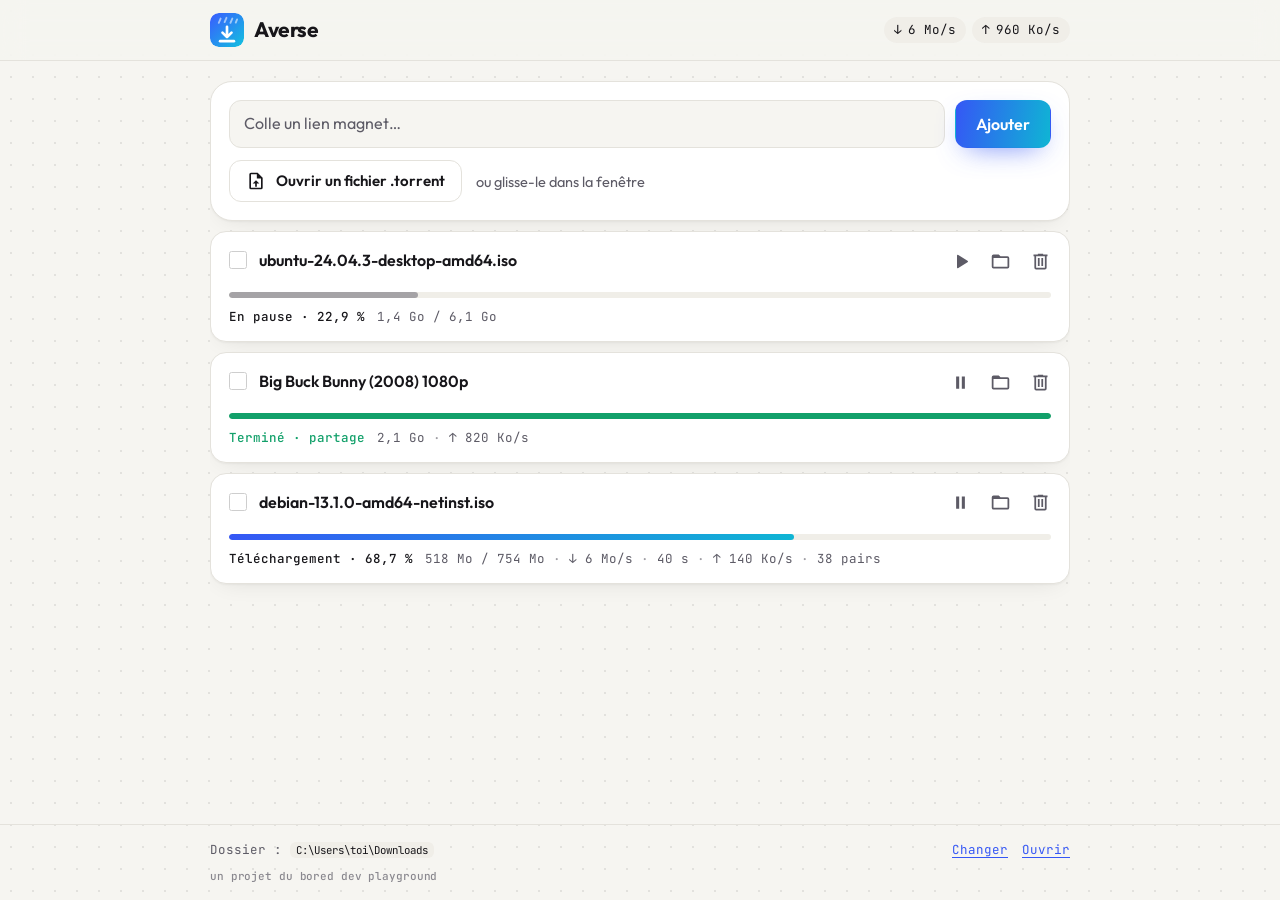
<file: ui/index.html>
<!doctype html>
<html lang="fr">
<head>
  <meta charset="utf-8">
  <meta name="viewport" content="width=device-width, initial-scale=1, viewport-fit=cover">
  <title>Averse</title>
  <meta name="color-scheme" content="light dark">
  <link rel="icon" href="icon.svg" type="image/svg+xml">
  <link rel="stylesheet" href="playground.css">
  <link rel="stylesheet" href="app.css">
</head>
<body class="pg-page">
  <header class="bar">
    <div class="bar__in">
      <span class="brand"><img src="icon.svg" alt="" width="34" height="34"> Averse</span>
      <ul class="pg-chips totals" role="list" aria-label="Vitesse totale">
        <li><span aria-hidden="true">↓</span> <span id="total-down">0 o/s</span></li>
        <li><span aria-hidden="true">↑</span> <span id="total-up">0 o/s</span></li>
      </ul>
    </div>
  </header>

  <main class="wrap">
    <section class="add pg-card" aria-label="Ajouter un torrent">
      <form id="magnet-form" class="add__row" autocomplete="off">
        <label class="sr" for="magnet">Lien magnet</label>
        <input id="magnet" name="magnet" type="text" inputmode="url" spellcheck="false"
               placeholder="Colle un lien magnet…" enterkeyhint="go">
        <button class="pg-btn pg-btn--primary" type="submit">Ajouter</button>
      </form>
      <div class="add__alt">
        <button id="pick" class="pg-btn" type="button">
          <svg viewBox="0 0 24 24" aria-hidden="true"><path fill="currentColor" d="M14 2H6a2 2 0 0 0-2 2v16a2 2 0 0 0 2 2h12a2 2 0 0 0 2-2V8zm4 18H6V4h7v5h5zm-7-1h2v-4h3l-4-4-4 4h3z"/></svg>
          Ouvrir un fichier .torrent
        </button>
        <span class="add__hint" id="drop-hint">ou glisse-le dans la fenêtre</span>
      </div>
    </section>

    <section aria-label="Téléchargements">
      <div id="bulk" class="bulk" role="toolbar" aria-label="Actions sur la sélection" hidden>
        <span class="bulk__count" id="bulk-count" aria-live="polite"></span>
        <button id="bulk-all" class="link" type="button">Tout sélectionner</button>
        <span class="bulk__actions">
          <button class="pg-btn" data-bulk="pause" type="button">Pause</button>
          <button class="pg-btn" data-bulk="resume" type="button">Reprendre</button>
          <button class="pg-btn pg-btn--danger" data-bulk="remove" type="button">Retirer</button>
          <button class="icon-btn" data-bulk="clear" type="button" title="Annuler la sélection" aria-label="Annuler la sélection">
            <svg viewBox="0 0 24 24" aria-hidden="true"><path fill="currentColor" d="M18.3 5.7a1 1 0 0 0-1.4 0L12 10.6 7.1 5.7a1 1 0 0 0-1.4 1.4l4.9 4.9-4.9 4.9a1 1 0 1 0 1.4 1.4l4.9-4.9 4.9 4.9a1 1 0 0 0 1.4-1.4L13.4 12l4.9-4.9a1 1 0 0 0 0-1.4"/></svg>
          </button>
        </span>
      </div>
      <ul id="list" class="list" role="list"></ul>
      <div id="empty" class="empty" hidden>
        <svg viewBox="0 0 64 64" aria-hidden="true"><path d="M20 10.5l-3.5 8M31 9l-3.5 8M42 10.5l-3.5 8" stroke="currentColor" stroke-opacity=".45" stroke-width="3" stroke-linecap="round"/><path d="M32 26v19M23.5 37l8.5 8.5 8.5-8.5" fill="none" stroke="currentColor" stroke-width="4" stroke-linecap="round" stroke-linejoin="round"/><path d="M19 53h26" stroke="currentColor" stroke-width="4" stroke-linecap="round"/></svg>
        <p><strong>Rien en cours.</strong><br>Colle un lien magnet ou ouvre un fichier .torrent pour commencer.</p>
      </div>
    </section>
  </main>

  <footer class="foot">
    <div class="foot__in">
      <span class="foot__dir">Dossier : <code id="dir">…</code></span>
      <span class="foot__actions">
        <button id="change-dir" class="link" type="button" hidden>Changer</button>
        <button id="open-dir" class="link" type="button">Ouvrir</button>
      </span>
      <a class="pg-sig" href="https://ghermin.github.io/">un projet du bored dev playground</a>
    </div>
  </footer>

  <div id="drop" class="drop" hidden><p>Dépose le fichier .torrent</p></div>

  <dialog id="confirm" class="dlg">
    <form method="dialog">
      <h2 id="confirm-title">Retirer ce torrent ?</h2>
      <p id="confirm-name" class="dlg__name"></p>
      <label class="check"><input id="confirm-files" type="checkbox"> Supprimer aussi les fichiers téléchargés</label>
      <div class="dlg__actions">
        <button class="pg-btn" value="cancel">Annuler</button>
        <button class="pg-btn pg-btn--danger" value="ok">Retirer</button>
      </div>
    </form>
  </dialog>

  <dialog id="ask" class="dlg">
    <form method="dialog">
      <h2>Ajouter ce torrent ?</h2>
      <p id="ask-name" class="dlg__name"></p>
      <p class="dlg__note">Ouvert depuis une autre appli (navigateur, fichier…). Rien ne se télécharge sans ton accord.</p>
      <div class="dlg__actions">
        <button class="pg-btn" value="no">Ignorer</button>
        <button class="pg-btn pg-btn--primary" value="ok">Télécharger</button>
      </div>
    </form>
  </dialog>

  <div id="toasts" class="toasts" aria-live="polite"></div>

  <template id="item">
    <li class="item">
      <div class="item__head">
        <input class="item__check" type="checkbox" aria-label="Sélectionner">
        <p class="item__name"></p>
        <div class="item__actions">
          <button class="icon-btn" data-act="toggle" type="button"></button>
          <button class="icon-btn" data-act="open" type="button" title="Ouvrir le dossier" aria-label="Ouvrir le dossier">
            <svg viewBox="0 0 24 24" aria-hidden="true"><path fill="currentColor" d="M20 6h-8l-2-2H4a2 2 0 0 0-2 2v12a2 2 0 0 0 2 2h16a2 2 0 0 0 2-2V8a2 2 0 0 0-2-2m0 12H4V8h16z"/></svg>
          </button>
          <button class="icon-btn" data-act="remove" type="button" title="Retirer" aria-label="Retirer">
            <svg viewBox="0 0 24 24" aria-hidden="true"><path fill="currentColor" d="M9 3v1H4v2h1v13a2 2 0 0 0 2 2h10a2 2 0 0 0 2-2V6h1V4h-5V3zM7 6h10v13H7zm2 2v9h2V8zm4 0v9h2V8z"/></svg>
          </button>
        </div>
      </div>
      <div class="bar-track"><div class="bar-fill"></div></div>
      <p class="item__meta"><span class="item__state"></span><span class="item__info"></span></p>
    </li>
  </template>

  <script src="app.js"></script>
</body>
</html>
</file>
<file: ui/playground.css>
/*
  Bored Dev Playground : le kit commun à toutes les pages de projets.

  Source : Ghermin.github.io/kit/playground.css. Chaque projet en garde une copie
  (kit/sync.sh la met à jour) pour marcher hors ligne : modifier ici, pas dans les copies.

  Règles du kit :
  - deux polices pour tout le playground, pas une de plus : Bricolage Grotesque (--pg-font)
    pour le texte et les titres, JetBrains Mono (--pg-mono) pour le bandeau, les kickers,
    les puces et le code. Chaque page les charge avec ce lien :
    https://fonts.googleapis.com/css2?family=Bricolage+Grotesque:opsz,wdth,wght@12..96,75..100,200..800&family=JetBrains+Mono:wght@400;500;600&display=swap
  - chaque page a ses couleurs, celles du dégradé de son icône : --pg-accent / --pg-accent-2
    (le dégradé des boutons), plus des neutres teintés (--pg-bg, --pg-surface…) redéfinis
    après ce fichier. Pas d'autre couleur décorative ; une couleur d'état seulement si elle
    porte un sens (erreur, incompatible) ;
  - clair / sombre suit le système, rien à faire de plus.

  Bandeau de retour, en tête de <body> :

  <nav class="pg-strip" aria-label="Bored Dev Playground">
    <div class="pg-strip__in">
      <a class="pg-strip__home" href="https://ghermin.github.io/">
        <svg viewBox="0 0 64 64" aria-hidden="true">…logo…</svg>
        <b>bored dev playground</b><span class="pg-strip__crumb">/ mon-projet</span>
      </a>
      <a class="pg-strip__all" href="https://ghermin.github.io/">tous les projets <span aria-hidden="true">→</span></a>
    </div>
  </nav>

  Signature discrète en bas de l'appli elle-même (pied de page) :

  <a class="pg-sig" href="https://ghermin.github.io/">un projet du bored dev playground</a>
*/

:root {
  --pg-bg: #f6f5f1;
  --pg-surface: #ffffff;
  --pg-surface-2: #f0eee8;
  --pg-text: #17161a;
  --pg-muted: #5d5b66;
  --pg-line: #e4e2dc;
  --pg-dot: rgba(23, 22, 26, 0.09);
  --pg-accent: #6a4cf5;
  --pg-accent-2: #f0545a;
  --pg-on-accent: #ffffff;
  --pg-shadow: 0 1px 2px rgba(23, 22, 26, 0.04), 0 8px 24px -12px rgba(23, 22, 26, 0.12);
  --pg-shadow-hover: 0 2px 4px rgba(23, 22, 26, 0.05), 0 22px 44px -18px color-mix(in srgb, var(--pg-accent) 40%, transparent);

  --pg-grad: linear-gradient(100deg, var(--pg-accent), var(--pg-accent-2));
  --pg-radius-lg: 22px;
  --pg-radius: 16px;
  --pg-radius-sm: 12px;
  --pg-max: 1120px;
  --pg-font: "Bricolage Grotesque", system-ui, -apple-system, "Segoe UI", sans-serif;
  --pg-mono: "JetBrains Mono", ui-monospace, "Cascadia Mono", Consolas, monospace;
}

@media (prefers-color-scheme: dark) {
  :root {
    --pg-bg: #0e0e12;
    --pg-surface: #17171d;
    --pg-surface-2: #202028;
    --pg-text: #f1f0f4;
    --pg-muted: #a3a1ad;
    --pg-line: #26262e;
    --pg-dot: rgba(241, 240, 244, 0.07);
    --pg-accent: #9a83ff;
    --pg-accent-2: #ff7a7a;
    --pg-shadow: 0 1px 2px rgba(0, 0, 0, 0.3);
    --pg-shadow-hover: 0 22px 48px -20px color-mix(in srgb, var(--pg-accent) 45%, transparent);
  }
}

/* Page : fond pointillé du playground */

.pg-page {
  margin: 0;
  min-height: 100vh;
  display: flex;
  flex-direction: column;
  background-color: var(--pg-bg);
  background-image: radial-gradient(var(--pg-dot) 1px, transparent 1px);
  background-size: 22px 22px;
  color: var(--pg-text);
  font-family: var(--pg-font);
  line-height: 1.6;
  overflow-x: clip;
  -webkit-font-smoothing: antialiased;
  -webkit-text-size-adjust: 100%;
}

.pg-page > main { overflow-x: clip; }  /* les halos décoratifs ne créent pas de défilement horizontal */

.pg-wrap { width: min(var(--pg-max), 100% - 32px); margin-inline: auto; }

/* Bandeau de retour vers le playground */

.pg-strip {
  position: relative;
  z-index: 20;
  border-bottom: 1px solid var(--pg-line);
  background: color-mix(in srgb, var(--pg-surface) 72%, transparent);
  -webkit-backdrop-filter: blur(10px);
  backdrop-filter: blur(10px);
  font: 500 12.5px/1 var(--pg-mono);
  letter-spacing: -0.01em;
  color: var(--pg-muted);
}
.pg-strip__in {
  width: min(var(--pg-max), 100% - 32px);
  height: 40px;
  margin-inline: auto;
  display: flex;
  align-items: center;
  justify-content: space-between;
  gap: 12px;
}
.pg-strip a {
  display: inline-flex;
  align-items: center;
  gap: 8px;
  min-width: 0;
  color: inherit;
  text-decoration: none;
  white-space: nowrap;
  transition: color .2s;
}
.pg-strip a:hover { color: var(--pg-text); }
.pg-strip svg { width: 20px; height: 20px; flex: none; }
.pg-strip b { font-weight: 500; color: var(--pg-text); }
.pg-strip__crumb { overflow: hidden; text-overflow: ellipsis; }
.pg-strip__all span { display: inline-block; transition: transform .2s; }
.pg-strip__all:hover span { transform: translateX(3px); }
.pg-strip :focus-visible { outline: 2px solid var(--pg-accent); outline-offset: 3px; border-radius: 6px; }

@media (max-width: 520px) { .pg-strip__crumb { display: none; } }
@media (max-width: 360px) { .pg-strip__all { display: none; } }

/* Briques communes */

.pg-card {
  background: var(--pg-surface);
  border: 1px solid var(--pg-line);
  border-radius: var(--pg-radius-lg);
  box-shadow: var(--pg-shadow);
  padding: 24px;
}

.pg-btn {
  display: inline-flex;
  align-items: center;
  justify-content: center;
  gap: 10px;
  padding: 13px 20px;
  border: 1px solid var(--pg-line);
  border-radius: var(--pg-radius-sm);
  background: var(--pg-surface);
  color: var(--pg-text);
  font: inherit;
  font-size: 16px;
  font-weight: 600;
  line-height: 1.2;
  text-decoration: none;
  cursor: pointer;
  transition: border-color .2s, transform .2s, filter .2s;
}
.pg-btn:hover { border-color: var(--pg-muted); transform: translateY(-1px); }
.pg-btn svg { width: 20px; height: 20px; flex: none; }
.pg-btn--primary {
  border-color: transparent;
  background: var(--pg-grad);
  color: var(--pg-on-accent);
  box-shadow: 0 10px 28px -12px color-mix(in srgb, var(--pg-accent) 75%, transparent);
}
.pg-btn--primary:hover { border-color: transparent; filter: brightness(1.07); }

.pg-kicker {
  margin: 0 0 14px;
  font: 500 13px/1.5 var(--pg-mono);
  letter-spacing: -0.01em;
  color: var(--pg-muted);
}

.pg-chips { list-style: none; margin: 0; padding: 0; display: flex; flex-wrap: wrap; gap: 6px; }
.pg-chips li,
.pg-chip {
  display: inline-flex;
  align-items: center;
  gap: 6px;
  padding: 3px 10px;
  border-radius: 999px;
  background: var(--pg-surface-2);
  font: 12px/1.6 var(--pg-mono);
  color: var(--pg-muted);
}

.pg-grad {
  background: var(--pg-grad);
  -webkit-background-clip: text;
  background-clip: text;
  color: transparent;
}

/* Gabarit des pages vitrine : en-tête, accroche, sections */

.pg-page :focus-visible { outline: 2px solid var(--pg-accent); outline-offset: 3px; border-radius: 6px; }
.pg-page code {
  padding: 1px 6px;
  border-radius: 6px;
  background: var(--pg-surface-2);
  font-family: var(--pg-mono);
  font-size: .86em;
}

.pg-top {
  width: min(var(--pg-max), 100% - 32px);
  margin-inline: auto;
  padding: 20px 0;
  display: flex;
  align-items: center;
  justify-content: space-between;
  gap: 16px;
}
.pg-brand {
  display: inline-flex;
  align-items: center;
  gap: 12px;
  color: var(--pg-text);
  text-decoration: none;
  font-size: 19px;
  font-weight: 700;
  letter-spacing: -0.015em;
}
.pg-brand img,
.pg-brand svg { width: 36px; height: 36px; border-radius: 10px; flex: none; }
.pg-nav { display: flex; align-items: center; gap: 22px; }
.pg-nav a { color: var(--pg-muted); text-decoration: none; font-size: 15px; transition: color .2s; }
.pg-nav a:hover { color: var(--pg-text); }
.pg-nav .pg-gh,
.pg-gh {
  display: inline-flex;
  align-items: center;
  gap: 8px;
  padding: 8px 14px;
  border: 1px solid var(--pg-line);
  border-radius: 999px;
  background: var(--pg-surface);
  color: var(--pg-text);
  font: 13px/1 var(--pg-mono);
  text-decoration: none;
  transition: border-color .2s;
}
.pg-gh:hover { border-color: var(--pg-muted); }
.pg-gh svg { width: 16px; height: 16px; flex: none; }
@media (max-width: 720px) { .pg-nav a:not(.pg-gh) { display: none; } }

.pg-hero {
  width: min(var(--pg-max), 100% - 32px);
  margin-inline: auto;
  padding: clamp(36px, 8vw, 96px) 0 clamp(24px, 4vw, 48px);
}
.pg-hero__tags { display: flex; flex-wrap: wrap; align-items: center; gap: 10px 14px; margin-bottom: 22px; }
.pg-hero__tags .pg-kicker { margin: 0; }
.pg-hero h1 {
  margin: 0;
  max-width: 16em;
  font-size: clamp(38px, 7vw, 72px);
  font-weight: 800;
  line-height: 1.02;
  letter-spacing: -0.035em;
  text-wrap: balance;
}
.pg-lead {
  margin: 22px 0 0;
  max-width: 640px;
  font-size: clamp(17px, 2.2vw, 20px);
  color: var(--pg-muted);
}
.pg-cta { display: flex; flex-wrap: wrap; gap: 12px; margin-top: 32px; }
.pg-meta { margin: 16px 0 0; font: 12.5px/1.6 var(--pg-mono); color: var(--pg-muted); }
@media (max-width: 560px) { .pg-cta .pg-btn { flex: 1 1 100%; } }

.pg-section {
  width: min(var(--pg-max), 100% - 32px);
  margin-inline: auto;
  padding: clamp(56px, 9vw, 96px) 0 0;
}
.pg-section > .pg-kicker { color: var(--pg-accent); }
.pg-section h2 {
  margin: 0 0 12px;
  font-size: clamp(27px, 4.2vw, 42px);
  font-weight: 750;
  line-height: 1.1;
  letter-spacing: -0.03em;
  text-wrap: balance;
}
.pg-section__lead { margin: 0 0 32px; max-width: 640px; font-size: 17px; color: var(--pg-muted); }

.pg-grid { display: grid; gap: 16px; grid-template-columns: repeat(auto-fill, minmax(min(100%, 250px), 1fr)); }
.pg-grid--wide { grid-template-columns: repeat(auto-fill, minmax(min(100%, 340px), 1fr)); }
.pg-card h3 { margin: 0 0 6px; font-size: 18px; line-height: 1.3; letter-spacing: -0.015em; }
.pg-card p { margin: 0; font-size: 15.5px; color: var(--pg-muted); }
.pg-card p + p { margin-top: 8px; }

/* Étapes numérotées 01, 02… */
.pg-steps { counter-reset: pg-step; }
.pg-steps > * { counter-increment: pg-step; }
.pg-steps > *::before {
  content: counter(pg-step, decimal-leading-zero);
  display: block;
  margin-bottom: 14px;
  font: 600 13px/1 var(--pg-mono);
  color: var(--pg-accent);
}

.pg-note {
  margin: 16px 0 0;
  padding: 16px 20px;
  border: 1px solid color-mix(in srgb, var(--pg-accent) 30%, var(--pg-line));
  border-radius: var(--pg-radius);
  background: color-mix(in srgb, var(--pg-accent) 7%, var(--pg-surface));
  font-size: 15px;
  color: var(--pg-muted);
}
.pg-note strong { color: var(--pg-text); }

.pg-faq { display: grid; gap: 10px; }
.pg-faq details {
  border: 1px solid var(--pg-line);
  border-radius: var(--pg-radius);
  background: var(--pg-surface);
  box-shadow: var(--pg-shadow);
}
.pg-faq summary {
  display: flex;
  align-items: center;
  justify-content: space-between;
  gap: 16px;
  padding: 16px 20px;
  cursor: pointer;
  font-weight: 600;
  list-style: none;
}
.pg-faq summary::-webkit-details-marker { display: none; }
.pg-faq summary::after { content: "+"; flex: none; font: 500 18px/1 var(--pg-mono); color: var(--pg-accent); transition: transform .2s; }
.pg-faq details[open] summary::after { transform: rotate(45deg); }
.pg-faq details > :not(summary) { margin: 0; padding: 0 20px 16px; font-size: 15px; color: var(--pg-muted); }
.pg-faq details > ol { padding-left: 42px; }

.pg-end { width: min(var(--pg-max), 100% - 32px); margin-inline: auto; padding: clamp(64px, 10vw, 112px) 0; }
.pg-end h2 { margin: 18px 0 0; font-size: clamp(27px, 4.2vw, 42px); font-weight: 750; line-height: 1.1; letter-spacing: -0.03em; }

/* Pied de page : la même ligne partout */

.pg-foot {
  margin-top: auto;
  border-top: 1px solid var(--pg-line);
  font: 13px/1.6 var(--pg-mono);
  color: var(--pg-muted);
}
.pg-foot__in {
  width: min(var(--pg-max), 100% - 32px);
  margin-inline: auto;
  padding: 24px 0 32px;
  display: flex;
  flex-wrap: wrap;
  justify-content: space-between;
  gap: 10px 24px;
}
.pg-foot p { margin: 0; }
.pg-foot a { color: inherit; }
.pg-foot a:hover { color: var(--pg-text); }

/* Signature discrète en bas des applis : lien vers le playground */

.pg-sig {
  display: inline-block;
  font: 500 11px/1.5 var(--pg-mono);
  letter-spacing: -0.01em;
  color: var(--pg-muted);
  opacity: .7;
  text-decoration: none;
  transition: opacity .2s, color .2s;
}
.pg-sig:hover { opacity: 1; color: var(--pg-text); }
.pg-sig:focus-visible { opacity: 1; outline: 2px solid var(--pg-accent); outline-offset: 3px; border-radius: 4px; }

@media (prefers-reduced-motion: reduce) {
  .pg-strip a, .pg-strip__all span, .pg-btn, .pg-sig { transition: none; }
}
</file>
<file: ui/app.css>
/* Averse : couleurs et police du projet par-dessus le kit du playground (playground.css). */

@font-face {
  font-family: "Outfit";
  src: url(fonts/outfit.woff2) format("woff2");
  font-weight: 400 700;
  font-display: swap;
}
@font-face {
  font-family: "JetBrains Mono";
  src: url(fonts/jetbrains-mono.woff2) format("woff2");
  font-weight: 400 500;
  font-display: swap;
}

:root {
  --pg-accent: #3557f5;
  --pg-accent-2: #0fb5d4;
  --ok: #12a06a;
  --danger: #d93a45;
  --font: "Outfit", system-ui, sans-serif;
  --pg-font: var(--font);  /* police embarquée (fonts/), l'appli doit marcher hors ligne */
}
@media (prefers-color-scheme: dark) {
  :root {
    --pg-accent: #7d93ff;
    --pg-accent-2: #3fd3ec;
    --pg-on-accent: #0b0f1f;
    --ok: #3ccf91;
    --danger: #ff6b74;
  }
}

*, *::before, *::after { box-sizing: border-box; }
html { height: 100%; }
body { font-family: var(--font); font-size: 16px; }
button, input { font: inherit; color: inherit; }
.sr { position: absolute; width: 1px; height: 1px; overflow: hidden; clip-path: inset(50%); white-space: nowrap; }

.wrap, .bar__in, .foot__in { width: min(860px, 100% - 32px); margin-inline: auto; }

/* En-tête */

.bar {
  position: sticky;
  top: 0;
  z-index: 10;
  padding-top: env(safe-area-inset-top);
  border-bottom: 1px solid var(--pg-line);
  background: color-mix(in srgb, var(--pg-bg) 80%, transparent);
  -webkit-backdrop-filter: blur(12px);
  backdrop-filter: blur(12px);
}
.bar__in { height: 60px; display: flex; align-items: center; justify-content: space-between; gap: 12px; }
.brand { display: inline-flex; align-items: center; gap: 10px; font-size: 21px; font-weight: 700; letter-spacing: -0.02em; }
.brand img { border-radius: 9px; }
.totals li { font-size: 12.5px; color: var(--pg-text); font-variant-numeric: tabular-nums; }

main.wrap { flex: 1; padding: 20px 0 32px; }

/* Ajout */

.add { padding: 18px; }
.add__row { display: flex; gap: 10px; }
.add__row input {
  flex: 1;
  min-width: 0;
  padding: 12px 14px;
  border: 1px solid var(--pg-line);
  border-radius: var(--pg-radius-sm);
  background: var(--pg-bg);
  font-family: var(--pg-mono);
  font-size: 14px;
  transition: border-color .2s, box-shadow .2s;
}
.add__row input::placeholder { color: var(--pg-muted); font-family: var(--font); font-size: 16px; }
.add__row input:focus { outline: none; border-color: var(--pg-accent); box-shadow: 0 0 0 3px color-mix(in srgb, var(--pg-accent) 20%, transparent); }
.add__alt { margin-top: 12px; display: flex; flex-wrap: wrap; align-items: center; gap: 8px 14px; }
.add__alt .pg-btn { padding: 10px 16px; font-size: 15px; }
.add__hint { color: var(--pg-muted); font-size: 14.5px; }
.pg-btn:disabled { opacity: .6; cursor: progress; transform: none; }

.pg-btn--danger { border-color: transparent; background: var(--danger); color: #fff; }
.pg-btn--danger:hover { border-color: transparent; filter: brightness(1.07); }

/* Liste */

.list { list-style: none; margin: 18px 0 0; padding: 0; display: grid; gap: 10px; }

.item {
  padding: 16px 18px 14px;
  border: 1px solid var(--pg-line);
  border-radius: var(--pg-radius);
  background: var(--pg-surface);
  box-shadow: var(--pg-shadow);
  animation: in .25s ease;
}
@keyframes in { from { opacity: 0; transform: translateY(6px); } }

.item__head { display: flex; align-items: flex-start; gap: 12px; }
.item { -webkit-user-select: none; user-select: none; -webkit-touch-callout: none; }
.item__check {
  flex: none;
  display: none;
  width: 18px;
  height: 18px;
  margin: 3px 0 0;
  accent-color: var(--pg-accent);
  cursor: pointer;
}
/* Écran tactile : les cases n'apparaissent qu'après un appui long. Souris : toujours là, discrètes. */
.selecting .item__check { display: block; }
.selecting .item { cursor: pointer; }
@media (hover: hover) and (pointer: fine) {
  .item__check { display: block; opacity: .35; transition: opacity .15s; }
  .item:hover .item__check, .item__check:checked, .item__check:focus-visible, .selecting .item__check { opacity: 1; }
}
.item.is-selected {
  border-color: color-mix(in srgb, var(--pg-accent) 60%, var(--pg-line));
  background: color-mix(in srgb, var(--pg-accent) 6%, var(--pg-surface));
}

/* Actions groupées : visibles dès qu'un torrent est coché */

.bulk {
  position: sticky;
  top: calc(60px + env(safe-area-inset-top));
  z-index: 5;
  margin-top: 18px;
  padding: 10px 10px 10px 16px;
  display: flex;
  flex-wrap: wrap;
  align-items: center;
  gap: 8px 14px;
  border: 1px solid color-mix(in srgb, var(--pg-accent) 45%, var(--pg-line));
  border-radius: var(--pg-radius);
  background: var(--pg-surface);
  box-shadow: var(--pg-shadow);
  animation: in .2s ease;
}
.bulk[hidden] { display: none; }
.bulk__count { font-weight: 600; }
.bulk .link { font-size: 14.5px; }
.bulk__actions { margin-left: auto; display: flex; align-items: center; gap: 6px; }
.bulk__actions .pg-btn { padding: 7px 13px; font-size: 14.5px; }
.bulk + .list { margin-top: 10px; }
.item__name {
  flex: 1;
  min-width: 0;
  margin: 2px 0 0;
  font-weight: 600;
  line-height: 1.35;
  overflow-wrap: anywhere;
  display: -webkit-box;
  -webkit-line-clamp: 2;
  -webkit-box-orient: vertical;
  overflow: hidden;
}
.item__actions { display: flex; gap: 2px; margin: -6px -8px 0 0; flex: none; }

.icon-btn {
  width: 38px;
  height: 38px;
  display: grid;
  place-items: center;
  border: 0;
  border-radius: 10px;
  background: none;
  color: var(--pg-muted);
  cursor: pointer;
  transition: background .15s, color .15s;
}
.icon-btn:hover { background: var(--pg-surface-2); color: var(--pg-text); }
.icon-btn[data-act="remove"]:hover { color: var(--danger); }
.icon-btn svg { width: 21px; height: 21px; }
.icon-btn:focus-visible { outline: 2px solid var(--pg-accent); outline-offset: 1px; }

.bar-track { height: 6px; margin: 12px 0 10px; border-radius: 99px; background: var(--pg-surface-2); overflow: hidden; }
.bar-fill { height: 100%; width: 0; border-radius: inherit; background: var(--pg-grad); transition: width .6s ease; }
.item[data-state="seeding"] .bar-fill,
.item[data-state="done"] .bar-fill { background: var(--ok); }
.item[data-state="paused"] .bar-fill { background: var(--pg-muted); opacity: .5; }
.item[data-state="error"] .bar-fill { background: var(--danger); }
.item[data-state="metadata"] .bar-fill,
.item[data-state="checking"] .bar-fill {
  width: 100% !important;
  background: linear-gradient(90deg, transparent, color-mix(in srgb, var(--pg-accent) 55%, transparent), transparent);
  background-size: 40% 100%;
  background-repeat: no-repeat;
  animation: scan 1.4s linear infinite;
}
@keyframes scan { from { background-position: -40% 0; } to { background-position: 140% 0; } }

.item__meta {
  margin: 0;
  display: flex;
  flex-wrap: wrap;
  gap: 4px 12px;
  font: 12.5px/1.5 var(--pg-mono);
  color: var(--pg-muted);
  font-variant-numeric: tabular-nums;
}
.item__state { color: var(--pg-text); font-weight: 500; }
.item[data-state="seeding"] .item__state,
.item[data-state="done"] .item__state { color: var(--ok); }
.item[data-state="error"] .item__state { color: var(--danger); }
.item__info { display: flex; flex-wrap: wrap; min-width: 0; }
.item__info span { white-space: nowrap; }
.item__info span + span::before { content: "·"; margin: 0 8px; opacity: .6; }

.empty { margin-top: 56px; text-align: center; color: var(--pg-muted); }
.empty svg { width: 64px; height: 64px; color: var(--pg-accent); opacity: .7; }
.empty p { margin: 10px auto 0; max-width: 340px; }
.empty strong { color: var(--pg-text); font-size: 18px; }

/* Pied */

.foot {
  border-top: 1px solid var(--pg-line);
  padding-bottom: env(safe-area-inset-bottom);
  font: 12.5px/1.5 var(--pg-mono);
  color: var(--pg-muted);
}
.foot__in { padding: 14px 0 16px; display: flex; flex-wrap: wrap; align-items: center; gap: 6px 14px; }
.foot__dir { min-width: 0; flex: 1 1 260px; overflow-wrap: anywhere; }
.foot__actions { display: flex; gap: 14px; }
.foot .pg-sig { flex-basis: 100%; }
.foot code { padding: 1px 6px; border-radius: 6px; background: var(--pg-surface-2); color: var(--pg-text); }
.link { padding: 2px 0; border: 0; background: none; color: var(--pg-accent); font: inherit; cursor: pointer; text-decoration: underline; text-underline-offset: 3px; }

/* Glisser-déposer */

.drop {
  position: fixed;
  inset: 0;
  z-index: 50;
  display: grid;
  place-items: center;
  background: color-mix(in srgb, var(--pg-bg) 78%, transparent);
  -webkit-backdrop-filter: blur(6px);
  backdrop-filter: blur(6px);
}
.drop[hidden] { display: none; }
.drop p {
  margin: 0;
  padding: 48px 56px;
  border: 2px dashed var(--pg-accent);
  border-radius: var(--pg-radius-lg);
  background: var(--pg-surface);
  font-size: 20px;
  font-weight: 600;
  pointer-events: none;
}

/* Fenêtre de confirmation */

.dlg {
  width: min(420px, 100% - 32px);
  padding: 22px;
  border: 1px solid var(--pg-line);
  border-radius: var(--pg-radius-lg);
  background: var(--pg-surface);
  color: var(--pg-text);
  box-shadow: 0 30px 80px -20px rgba(0, 0, 0, .45);
}
.dlg::backdrop { background: rgba(10, 10, 14, .45); }
.dlg h2 { margin: 0; font-size: 20px; letter-spacing: -0.02em; }
.dlg__name { margin: 6px 0 16px; color: var(--pg-muted); overflow-wrap: anywhere; }
.dlg__note { margin: 0; font-size: 14px; color: var(--pg-muted); }
.check { display: flex; align-items: center; gap: 10px; font-size: 15px; cursor: pointer; }
.check input { width: 18px; height: 18px; accent-color: var(--danger); }
.dlg__actions { margin-top: 22px; display: flex; justify-content: flex-end; gap: 10px; }
.dlg__actions .pg-btn { padding: 10px 18px; font-size: 15px; }

/* Messages */

.toasts {
  position: fixed;
  left: 50%;
  bottom: calc(20px + env(safe-area-inset-bottom));
  z-index: 60;
  transform: translateX(-50%);
  display: grid;
  gap: 8px;
  width: min(440px, 100% - 32px);
  pointer-events: none;
}
.toast {
  padding: 12px 16px;
  border-radius: var(--pg-radius-sm);
  background: var(--pg-text);
  color: var(--pg-bg);
  font-size: 15px;
  box-shadow: 0 12px 30px -10px rgba(0, 0, 0, .4);
  animation: in .2s ease;
}
.toast.err { background: var(--danger); color: #fff; }

@media (max-width: 560px) {
  .add { padding: 14px; }
  .add__row .pg-btn { padding-inline: 16px; }
  .add__hint { display: none; }
  .add__alt .pg-btn { width: 100%; }
  .item { padding: 14px 14px 12px; }
  .bulk { padding: 10px 8px 10px 14px; }
  .bulk__actions { margin-left: 0; width: 100%; }
  .bulk__actions .pg-btn { flex: 1; padding-inline: 8px; }
}

@media (prefers-reduced-motion: reduce) {
  .item, .toast, .bulk { animation: none; }
  .bar-fill { transition: none; }
}
</file>
